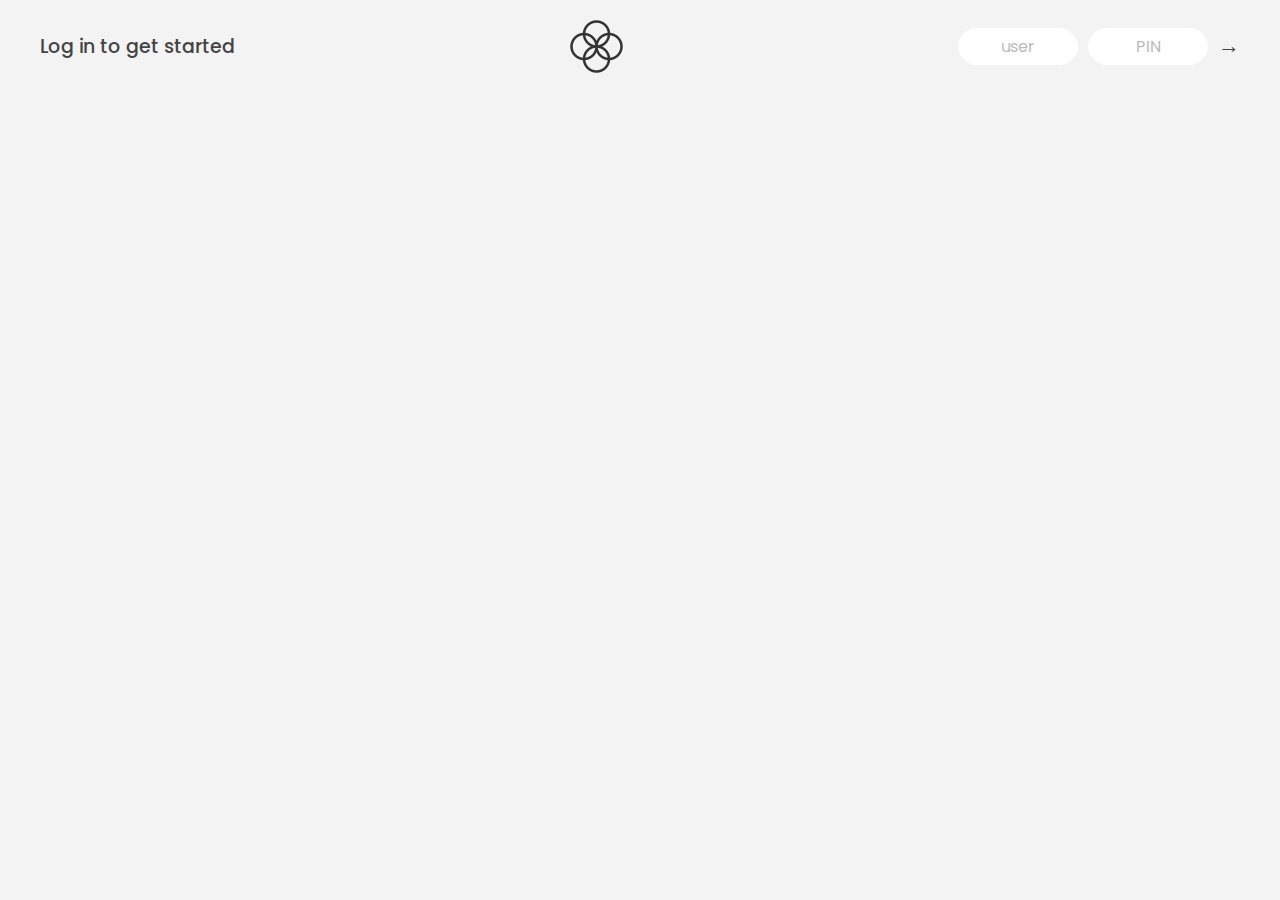
<file: Jonas project/Bankist project/index.html>
<!DOCTYPE html>
<html lang="en">
  <head>
    <meta charset="UTF-8" />
    <meta name="viewport" content="width=device-width, initial-scale=1.0" />
    <meta http-equiv="X-UA-Compatible" content="ie=edge" />
    <link rel="shortcut icon" type="image/png" href="/icon.png" />

    <link
      href="https://fonts.googleapis.com/css?family=Poppins:400,500,600&display=swap"
      rel="stylesheet"
    />

    <link rel="stylesheet" href="style.css" />
    <title>Bankist</title>
  </head>
  <body>
    <!-- TOP NAVIGATION -->
    <nav>
      <p class="welcome">Log in to get started</p>
      <img src="logo.png" alt="Logo" class="logo" />
      <form class="login">
        <input
          type="text"
          placeholder="user"
          class="login__input login__input--user"
        />
        <!-- In practice, use type="password" -->
        <input
          type="password"
          placeholder="PIN"
          maxlength="4"
          class="login__input login__input--pin"
        />
        <button class="login__btn">&rarr;</button>
      </form>
    </nav>

    <main class="app">
      <!-- BALANCE -->
      <div class="balance">
        <div>
          <p class="balance__label">Current balance</p>
          <p class="balance__date">
            As of <span class="date">05/03/2037</span>
          </p>
        </div>
        <p class="balance__value">0000€</p>
      </div>

      <!-- MOVEMENTS -->
      <div class="movements">
        <div class="movements__row">
          <div class="movements__type movements__type--deposit">2 deposit</div>
          <div class="movements__date">3 days ago</div>
          <div class="movements__value">4 000€</div>
        </div>
        <div class="movements__row">
          <div class="movements__type movements__type--withdrawal">
            1 withdrawal
          </div>
          <div class="movements__date">24/01/2037</div>
          <div class="movements__value">-378€</div>
        </div>
      </div>

      <!-- SUMMARY -->
      <div class="summary">
        <p class="summary__label">In</p>
        <p class="summary__value summary__value--in">0000€</p>
        <p class="summary__label">Out</p>
        <p class="summary__value summary__value--out">0000€</p>
        <p class="summary__label">Interest</p>
        <p class="summary__value summary__value--interest">0000€</p>
        <button class="btn--sort">&downarrow; SORT</button>
      </div>

      <!-- OPERATION: TRANSFERS -->
      <div class="operation operation--transfer">
        <h2>Transfer money</h2>
        <form class="form form--transfer">
          <input type="text" class="form__input form__input--to" />
          <input type="number" class="form__input form__input--amount" />
          <button class="form__btn form__btn--transfer">&rarr;</button>
          <label class="form__label">Transfer to</label>
          <label class="form__label">Amount</label>
        </form>
      </div>

      <!-- OPERATION: LOAN -->
      <div class="operation operation--loan">
        <h2>Request loan</h2>
        <form class="form form--loan">
          <input type="number" class="form__input form__input--loan-amount" />
          <button class="form__btn form__btn--loan">&rarr;</button>
          <label class="form__label form__label--loan">Amount</label>
        </form>
      </div>

      <!-- OPERATION: CLOSE -->
      <div class="operation operation--close">
        <h2>Close account</h2>
        <form class="form form--close">
          <input type="text" class="form__input form__input--user" />
          <input
            type="password"
            maxlength="6"
            class="form__input form__input--pin"
          />
          <button class="form__btn form__btn--close">&rarr;</button>
          <label class="form__label">Confirm user</label>
          <label class="form__label">Confirm PIN</label>
        </form>
      </div>

      <!-- LOGOUT TIMER -->
      <p class="logout-timer">
        You will be logged out in <span class="timer">05:00</span>
      </p>
    </main>

    <!-- <footer>
      &copy; by Jonas Schmedtmann. Don't claim as your own :)
    </footer> -->

    <script src="script.js"></script>
  </body>
</html>
</file>
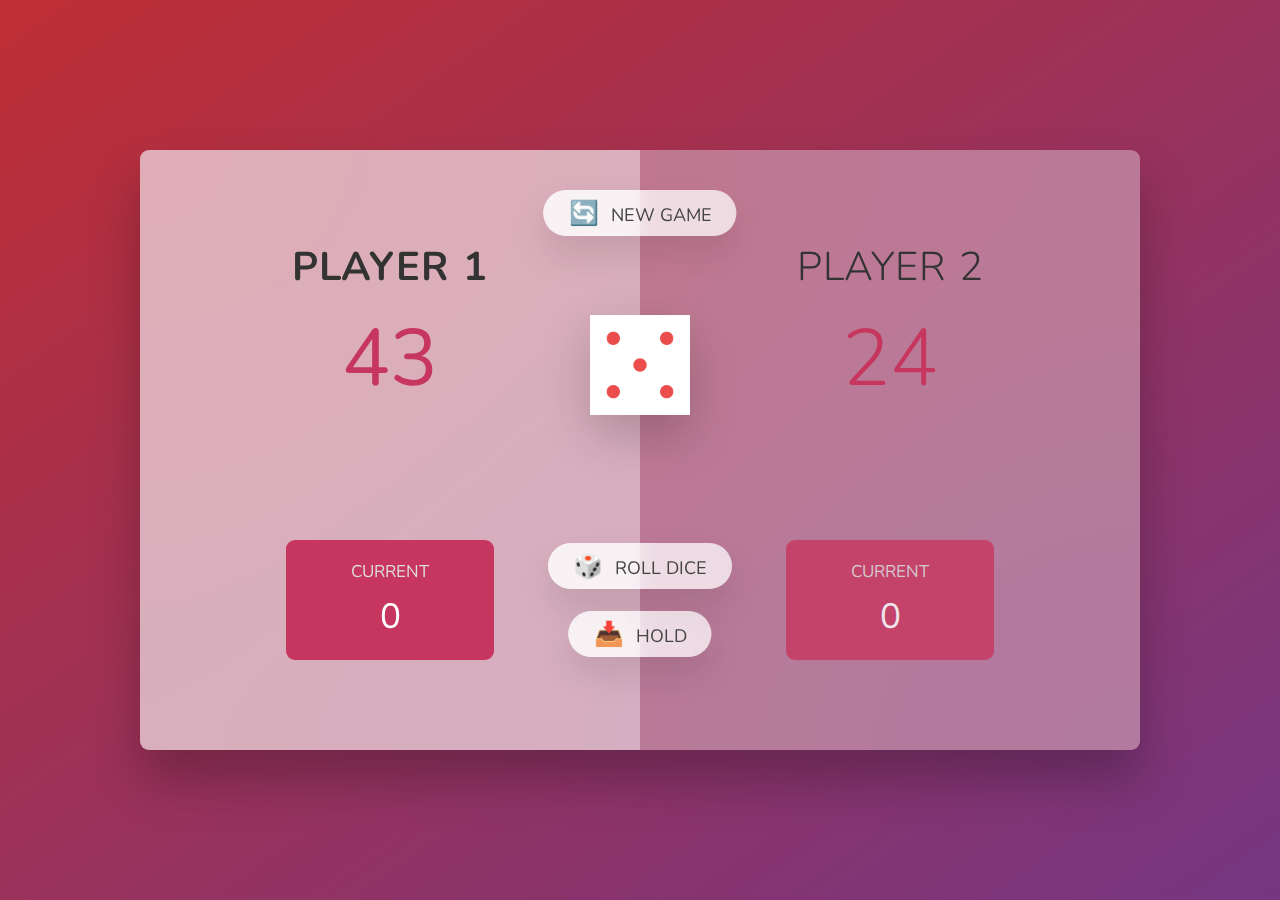
<file: Jonas project/Guess my number game/index.html>
<!DOCTYPE html>
<html lang="en">
  <head>
    <meta charset="UTF-8" />
    <meta name="viewport" content="width=device-width, initial-scale=1.0" />
    <meta http-equiv="X-UA-Compatible" content="ie=edge" />
    <link rel="stylesheet" href="style.css" />
    <title>Pig Game</title>
  </head>
  <body>
    <main>
      <section class="player player--0 player--active">
        <h2 class="name" id="name--0">Player 1</h2>
        <p class="score" id="score--0">43</p>
        <div class="current">
          <p class="current-label">Current</p>
          <p class="current-score" id="current--0">0</p>
        </div>
      </section>
      <section class="player player--1">
        <h2 class="name" id="name--1">Player 2</h2>
        <p class="score" id="score--1">24</p>
        <div class="current">
          <p class="current-label">Current</p>
          <p class="current-score" id="current--1">0</p>
        </div>
      </section>

      <img src="dice-5.png" alt="Playing dice" class="dice" />
      <button class="btn btn--new">🔄 New game</button>
      <button class="btn btn--roll">🎲 Roll dice</button>
      <button class="btn btn--hold">📥 Hold</button>
    </main>
    <script src="script.js"></script>
  </body>
</html>
</file>
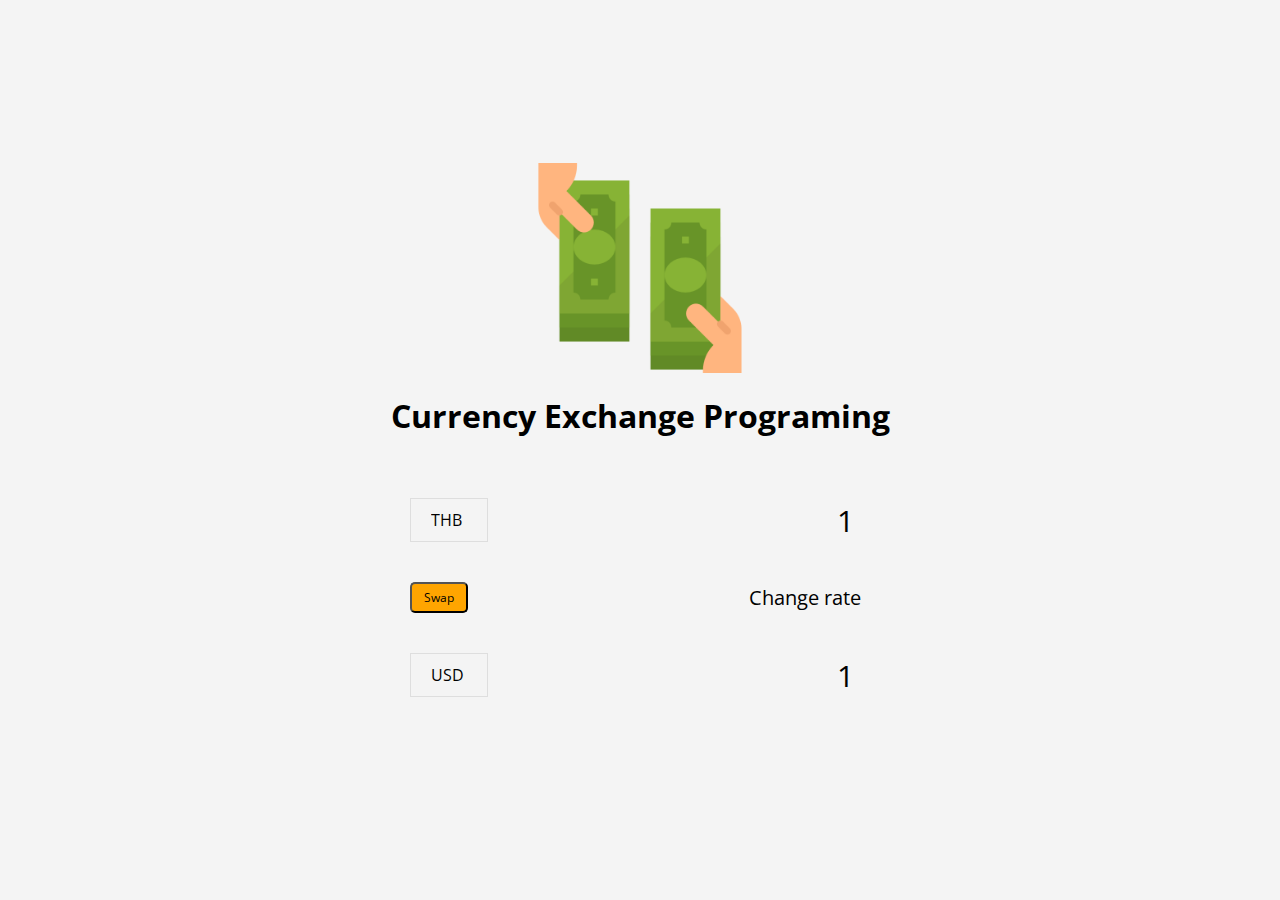
<file: JS-project-first/Project1 - Money change/index.html>
<!DOCTYPE html>
<html lang="en">
<head>
    <meta charset="UTF-8">
    <meta http-equiv="X-UA-Compatible" content="IE=edge">
    <meta name="viewport" content="width=device-width, initial-scale=1.0">
    <title>Exchange rate program</title>
    <link rel="stylesheet" href="./style.css">
</head>
<body>
    <img src="./img/money.png" alt="money-image" class="money-img">
    <h1>Currency Exchange Programing</h1>
    <div class="container">
        <div class="currency">
            <select name="" id="currency-one">
                <option value="AED">AED</option>
                <option value="ARS">ARS</option>
                <option value="AUD">AUD</option>
                <option value="BGN">BGN</option>
                <option value="BRL">BRL</option>
                <option value="BSD">BSD</option>
                <option value="CAD">CAD</option>
                <option value="CHF">CHF</option>
                <option value="CLP">CLP</option>
                <option value="CNY">CNY</option>
                <option value="COP">COP</option>
                <option value="CZK">CZK</option>
                <option value="DKK">DKK</option>
                <option value="DOP">DOP</option>
                <option value="EGP">EGP</option>
                <option value="EUR">EUR</option>
                <option value="FJD">FJD</option>
                <option value="GBP">GBP</option>
                <option value="GTQ">GTQ</option>
                <option value="HKD">HKD</option>
                <option value="HRK">HRK</option>
                <option value="HUF">HUF</option>
                <option value="IDR">IDR</option>
                <option value="ILS">ILS</option>
                <option value="INR">INR</option>
                <option value="ISK">ISK</option>
                <option value="JPY">JPY</option>
                <option value="KRW">KRW</option>
                <option value="KZT">KZT</option>
                <option value="MXN">MXN</option>
                <option value="MYR">MYR</option>
                <option value="NOK">NOK</option>
                <option value="NZD">NZD</option>
                <option value="PAB">PAB</option>
                <option value="PEN">PEN</option>
                <option value="PHP">PHP</option>
                <option value="PKR">PKR</option>
                <option value="PLN">PLN</option>
                <option value="PYG">PYG</option>
                <option value="RON">RON</option>
                <option value="RUB">RUB</option>
                <option value="SAR">SAR</option>
                <option value="SEK">SEK</option>
                <option value="SGD">SGD</option>
                <option value="THB"selected>THB</option>
                <option value="TRY">TRY</option>
                <option value="TWD">TWD</option>
                <option value="UAH">UAH</option>
                <option value="USD">USD</option>
                <option value="UYU">UYU</option>
                <option value="VND">VND</option>
                <option value="ZAR">ZAR</option>
            </select>
            <input type="number" name="" id="amout-one" value="1">
        </div>

        <div class="swap-container">
            <button class="btn" id="btn">Swap</button>
            <div class="rate" id="rate">Change rate</div>
        </div>

        <div class="currency">
            <select name="" id="currency-two">
                <option value="AED">AED</option>
                <option value="ARS">ARS</option>
                <option value="AUD">AUD</option>
                <option value="BGN">BGN</option>
                <option value="BRL">BRL</option>
                <option value="BSD">BSD</option>
                <option value="CAD">CAD</option>
                <option value="CHF">CHF</option>
                <option value="CLP">CLP</option>
                <option value="CNY">CNY</option>
                <option value="COP">COP</option>
                <option value="CZK">CZK</option>
                <option value="DKK">DKK</option>
                <option value="DOP">DOP</option>
                <option value="EGP">EGP</option>
                <option value="EUR">EUR</option>
                <option value="FJD">FJD</option>
                <option value="GBP">GBP</option>
                <option value="GTQ">GTQ</option>
                <option value="HKD">HKD</option>
                <option value="HRK">HRK</option>
                <option value="HUF">HUF</option>
                <option value="IDR">IDR</option>
                <option value="ILS">ILS</option>
                <option value="INR">INR</option>
                <option value="ISK">ISK</option>
                <option value="JPY">JPY</option>
                <option value="KRW">KRW</option>
                <option value="KZT">KZT</option>
                <option value="MXN">MXN</option>
                <option value="MYR">MYR</option>
                <option value="NOK">NOK</option>
                <option value="NZD">NZD</option>
                <option value="PAB">PAB</option>
                <option value="PEN">PEN</option>
                <option value="PHP">PHP</option>
                <option value="PKR">PKR</option>
                <option value="PLN">PLN</option>
                <option value="PYG">PYG</option>
                <option value="RON">RON</option>
                <option value="RUB">RUB</option>
                <option value="SAR">SAR</option>
                <option value="SEK">SEK</option>
                <option value="SGD">SGD</option>
                <option value="THB">THB</option>
                <option value="TRY">TRY</option>
                <option value="TWD">TWD</option>
                <option value="UAH">UAH</option>
                <option value="USD" selected>USD</option>
                <option value="UYU">UYU</option>
                <option value="VND">VND</option>
                <option value="ZAR">ZAR</option>
            </select>
            <input type="number" name="amout-two" id="amout-two" value="1">
        </div>
    </div>
    <script src="script.js"></script>
</body>
</html>
</file>
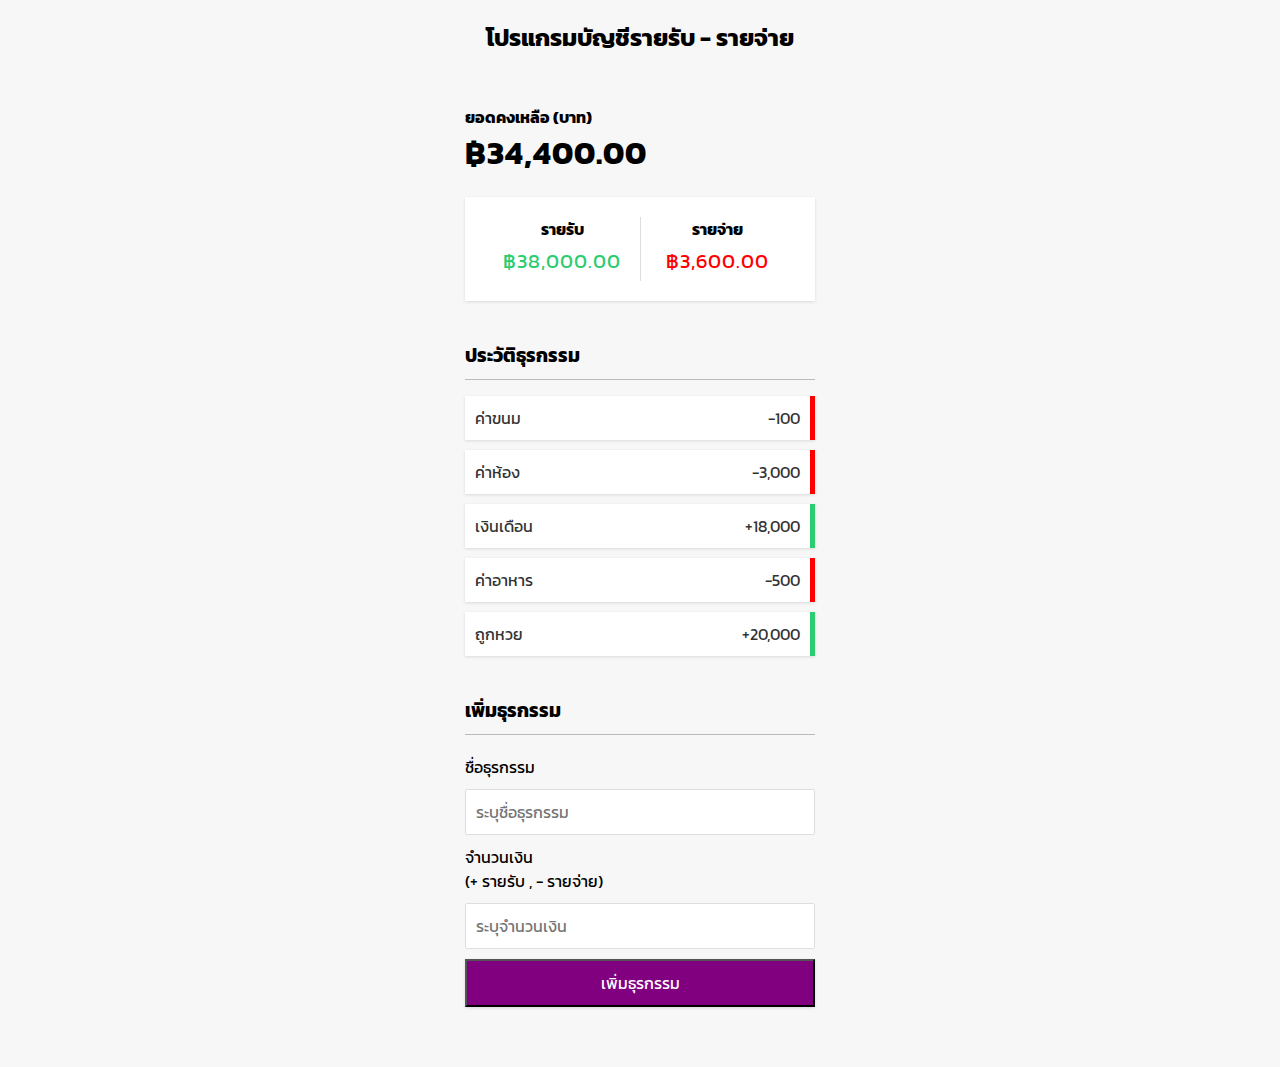
<file: JS-project-first/Project2 - Account/index.html>
<!DOCTYPE html>
<html lang="en">
<head>
    <meta charset="UTF-8">
    <meta name="viewport" content="width=device-width, initial-scale=1.0">
    <title>โปรแกรมบัญชีรายรับ - รายจ่าย</title>
    <link rel="stylesheet" href="style.css">
</head>
<body>
    <h2>โปรแกรมบัญชีรายรับ - รายจ่าย</h2>
    <div class="container">
        <h4>ยอดคงเหลือ (บาท)</h4>
        <h1 id="balance">฿0.00</h1>
        <div class="income-expense-container">
            <div>
                <h4>รายรับ</h4>
                <p id="money-plus" class="money plus">฿5000</p>
            </div>
            <div>
                <h4>รายจ่าย</h4>
                <p id="money-minus" class="money minus">฿200</p>
            </div>
        </div>
        <h3>ประวัติธุรกรรม</h3>
        <ul id="list" class="list"></ul>
        <h3>เพิ่มธุรกรรม</h3>
        <form id="form">
            <div class="form-control">
                <label for="text">ชื่อธุรกรรม</label>
                <input type="text" name="" id="text" placeholder="ระบุชื่อธุรกรรม">
            </div>
            <div class="form-control">
                <label for="amount">จำนวนเงิน <br>
                (+ รายรับ , - รายจ่าย)
                </label>
                <input type="number" name="" id="amount" placeholder="ระบุจำนวนเงิน">
            </div>
            <button class="btn">เพิ่มธุรกรรม</button>
        </form>
    </div>
    <script src="./script.js"></script>
</body>
</html>
</file>
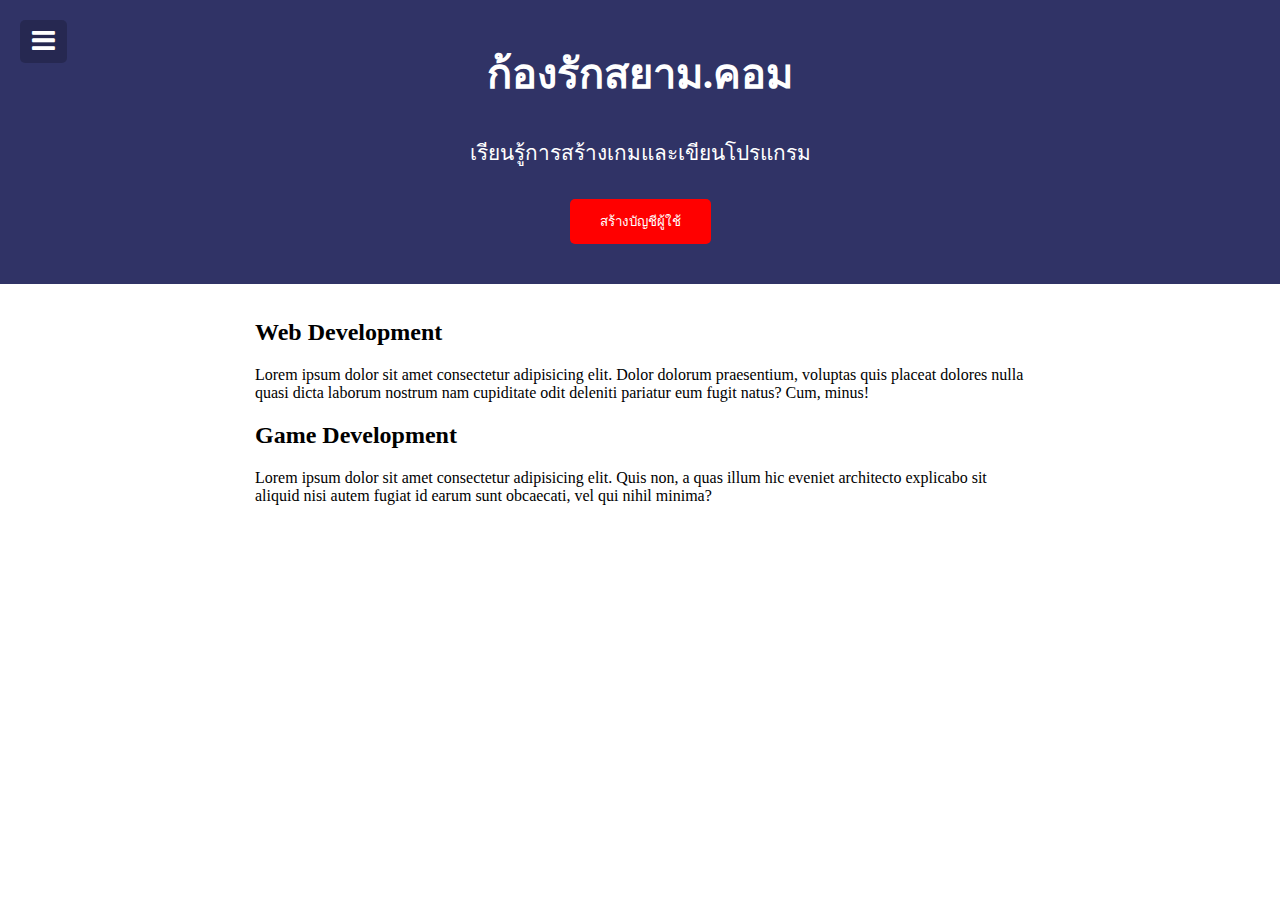
<file: JS-project-first/Project3 - Menu slider & Modal form/index.html>
<!DOCTYPE html>
<html lang="en">
<head>
    <meta charset="UTF-8">
    <meta name="viewport" content="width=device-width, initial-scale=1.0">
    <title>Menu Slider | Workshop</title>
    <link rel="stylesheet" href="https://stackpath.bootstrapcdn.com/font-awesome/4.7.0/css/font-awesome.min.css">
    <link rel="stylesheet" href="style.css">
</head>
<body>
    <nav>
        <div class="logo">
            <img src="logo.png" alt="">
        </div>
        <ul>
            <li><a href="#">หน้าแรก</a></li>
            <li><a href="#">เกี่ยวกับ</a></li>
            <li><a href="#">ติดต่อเรา</a></li>
        </ul>
    </nav>
    <header>
        <button id="toggle" class="toggle">
            <i class="fa fa-bars fa-2x"></i>
        </button>
        <h1>ก้องรักสยาม.คอม</h1>
        <p>เรียนรู้การสร้างเกมและเขียนโปรแกรม</p>
        <button class="create-account" id="open">สร้างบัญชีผู้ใช้</button>
    </header>
    <div class="container">
        <h2>Web Development</h2>
        <p>Lorem ipsum dolor sit amet consectetur adipisicing elit. Dolor dolorum praesentium, voluptas quis placeat dolores nulla quasi dicta laborum nostrum nam cupiditate odit deleniti pariatur eum fugit natus? Cum, minus!</p>
        <h2>Game Development</h2>
        <p>Lorem ipsum dolor sit amet consectetur adipisicing elit. Quis non, a quas illum hic eveniet architecto explicabo sit aliquid nisi autem fugiat id earum sunt obcaecati, vel qui nihil minima?</p>
    </div>
    <div class="modal-container" id="modal">
        <div class="modal">
            <button class="close-btn" id="close">
                <i class="fa fa-times"></i>
            </button>
            <div class="modal-header">
                <h3>สร้างบัญชีผู้ใช้</h3>
            </div>
            <div class="modal-content">
                <p>แบบฟอร์มสร้างบัญชี</p>
                <form class="modal-form">
                    <div>
                        <label for="">ชื่อผู้ใช้</label>
                        <input type="text" class="form-input">
                    </div>
                    <div>
                        <label for="">อีเมล</label>
                        <input type="email" class="form-input">
                    </div>
                    <div>
                        <label for="">รหัสผ่าน</label>
                        <input type="password" class="form-input">
                    </div>
                    <input type="submit" value="บันทึก" class="submit-btn">
                </form>
            </div>
        </div>
    </div>
    <script src="script.js"></script>
</body>
</html>
</file>
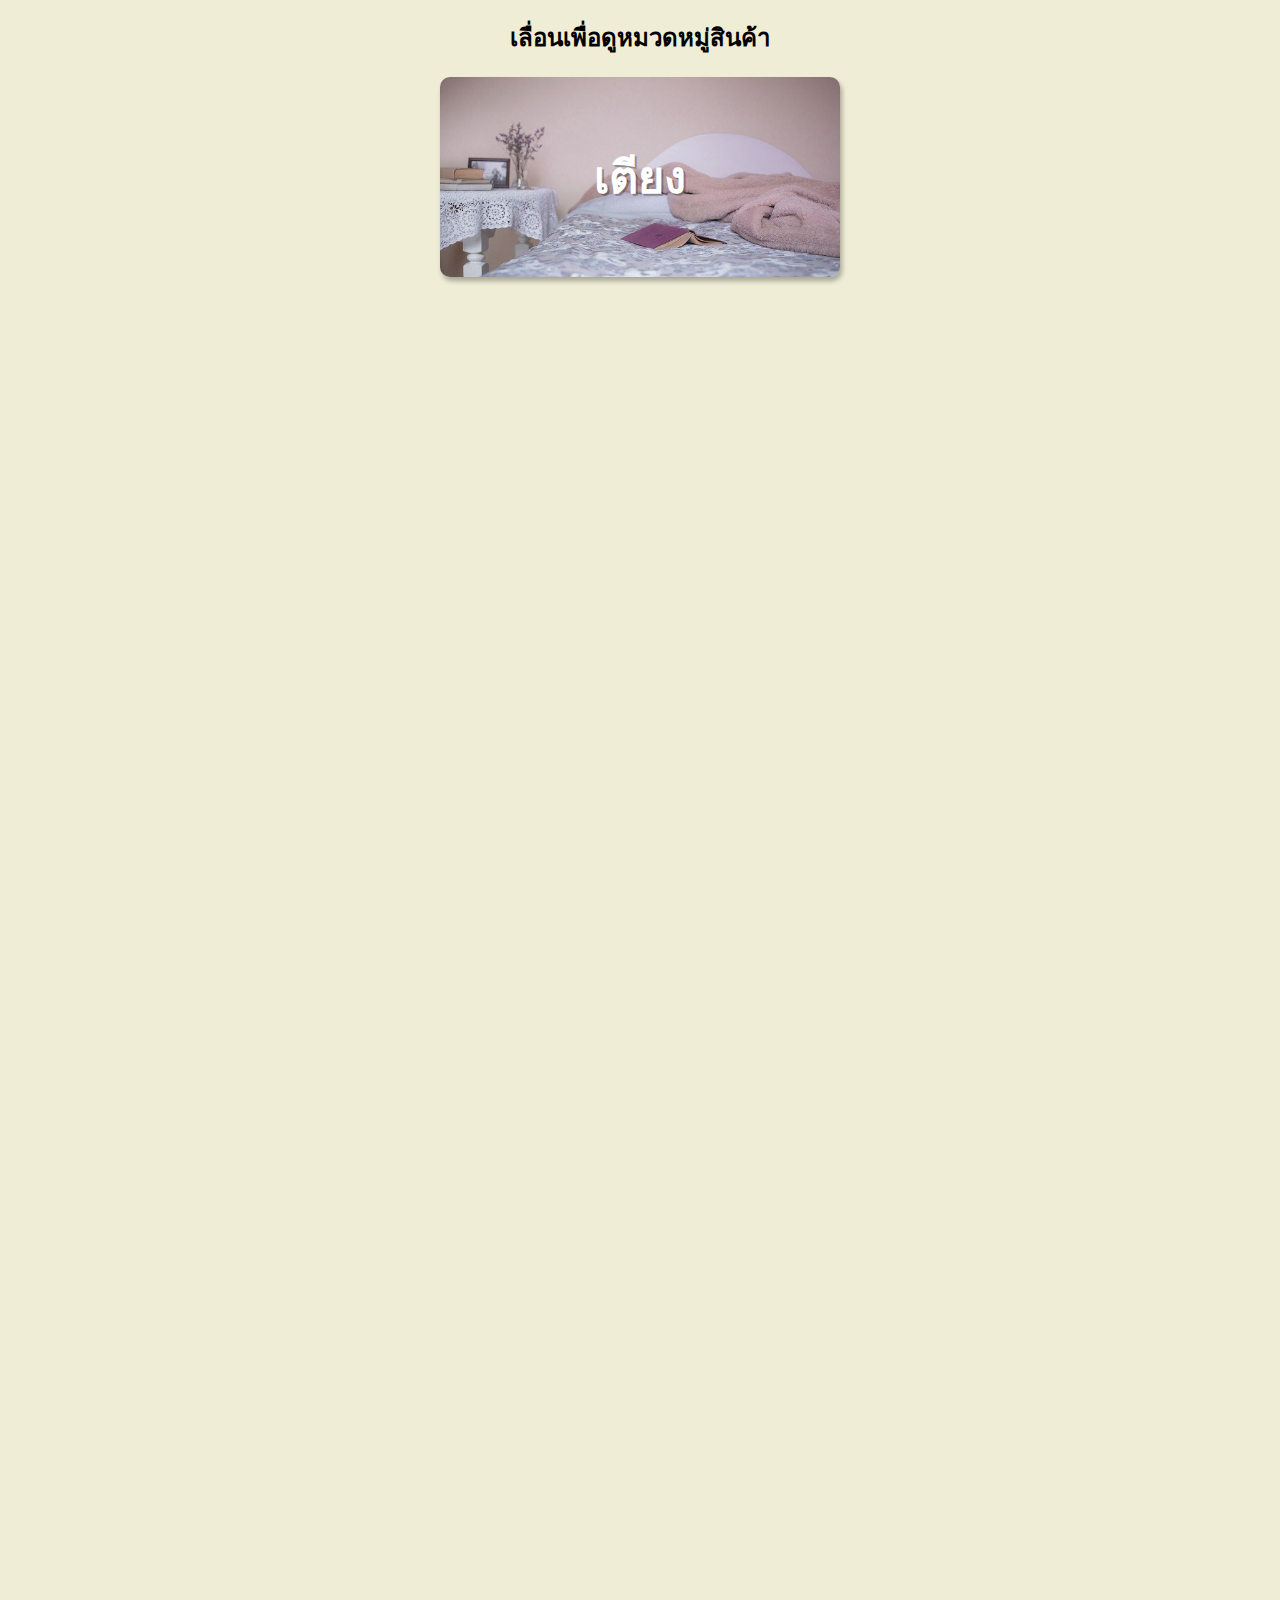
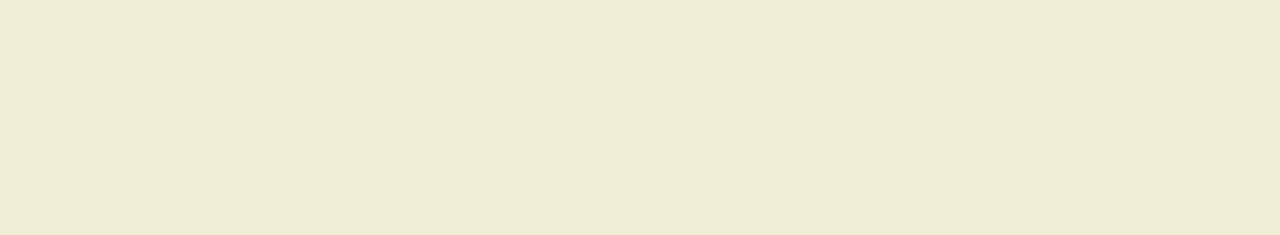
<file: JS-project-first/Project4 - Scroll animation/index.html>
<!DOCTYPE html>
<html lang="en">
<head>
    <meta charset="UTF-8">
    <meta http-equiv="X-UA-Compatible" content="IE=edge">
    <meta name="viewport" content="width=device-width, initial-scale=1.0">
    <title>Product Scroll Animation</title>
    <link rel="stylesheet" href="style.css">
</head>
<body>
    <h2>เลื่อนเพื่อดูหมวดหมู่สินค้า</h2>
    <div class="category active" style="background-image: url('image/Picture1.jpg');">
        <h2>เตียง</h2>
    </div>
    <div class="category" style="background-image: url('image/Picture2.jpg');">
        <h2>รองเท้า</h2>
    </div>
    <div class="category" style="background-image: url('image/Picture3.jpg');">
        <h2>กล้องถ่ายรูป</h2>
    </div>
    <div class="category" style="background-image: url('image/Picture4.jpg');">
        <h2>ของเล่น</h2>
    </div>
    <div class="category" style="background-image: url('image/Picture5.jpg');">
        <h2>เสื้อผ้า</h2>
    </div>
    <div class="category" style="background-image: url('image/Picture6.jpg');">
        <h2>หมวก</h2>
    </div>
    <div class="category" style="background-image: url('image/Picture7.jpg');">
        <h2>กีต้าร์</h2>
    </div>
    <div class="category" style="background-image: url('image/Picture8.jpg');">
        <h2>หนังสือ</h2>
    </div>
    <script src="script.js"></script>
</body>
</html>
</file>
<file: Jonas project/Bankist project/style.css>
/*
 * Use this CSS to learn some intersting techniques,
 * in case you're wondering how I built the UI.
 * Have fun! 😁
 */

* {
  margin: 0;
  padding: 0;
  box-sizing: inherit;
}

html {
  font-size: 62.5%;
  box-sizing: border-box;
}

body {
  font-family: 'Poppins', sans-serif;
  color: #444;
  background-color: #f3f3f3;
  height: 100vh;
  padding: 2rem;
}

nav {
  display: flex;
  justify-content: space-between;
  align-items: center;
  padding: 0 2rem;
}

.welcome {
  font-size: 1.9rem;
  font-weight: 500;
}

.logo {
  height: 5.25rem;
}

.login {
  display: flex;
}

.login__input {
  border: none;
  padding: 0.5rem 2rem;
  font-size: 1.6rem;
  font-family: inherit;
  text-align: center;
  width: 12rem;
  border-radius: 10rem;
  margin-right: 1rem;
  color: inherit;
  border: 1px solid #fff;
  transition: all 0.3s;
}

.login__input:focus {
  outline: none;
  border: 1px solid #ccc;
}

.login__input::placeholder {
  color: #bbb;
}

.login__btn {
  border: none;
  background: none;
  font-size: 2.2rem;
  color: inherit;
  cursor: pointer;
  transition: all 0.3s;
}

.login__btn:hover,
.login__btn:focus,
.btn--sort:hover,
.btn--sort:focus {
  outline: none;
  color: #777;
}

/* MAIN */
.app {
  position: relative;
  max-width: 100rem;
  margin: 4rem auto;
  display: grid;
  grid-template-columns: 4fr 3fr;
  grid-template-rows: auto repeat(3, 15rem) auto;
  gap: 2rem;

  /* NOTE This creates the fade in/out anumation */
  opacity: 0;
  transition: all 1s;
}

.balance {
  grid-column: 1 / span 2;
  display: flex;
  align-items: flex-end;
  justify-content: space-between;
  margin-bottom: 2rem;
}

.balance__label {
  font-size: 2.2rem;
  font-weight: 500;
  margin-bottom: -0.2rem;
}

.balance__date {
  font-size: 1.4rem;
  color: #888;
}

.balance__value {
  font-size: 4.5rem;
  font-weight: 400;
}

/* MOVEMENTS */
.movements {
  grid-row: 2 / span 3;
  background-color: #fff;
  border-radius: 1rem;
  overflow: scroll;
}

.movements__row {
  padding: 2.25rem 4rem;
  display: flex;
  align-items: center;
  border-bottom: 1px solid #eee;
}

.movements__type {
  font-size: 1.1rem;
  text-transform: uppercase;
  font-weight: 500;
  color: #fff;
  padding: 0.1rem 1rem;
  border-radius: 10rem;
  margin-right: 2rem;
}

.movements__date {
  font-size: 1.1rem;
  text-transform: uppercase;
  font-weight: 500;
  color: #666;
}

.movements__type--deposit {
  background-image: linear-gradient(to top left, #39b385, #9be15d);
}

.movements__type--withdrawal {
  background-image: linear-gradient(to top left, #e52a5a, #ff585f);
}

.movements__value {
  font-size: 1.7rem;
  margin-left: auto;
}

/* SUMMARY */
.summary {
  grid-row: 5 / 6;
  display: flex;
  align-items: baseline;
  padding: 0 0.3rem;
  margin-top: 1rem;
}

.summary__label {
  font-size: 1.2rem;
  font-weight: 500;
  text-transform: uppercase;
  margin-right: 0.8rem;
}

.summary__value {
  font-size: 2.2rem;
  margin-right: 2.5rem;
}

.summary__value--in,
.summary__value--interest {
  color: #66c873;
}

.summary__value--out {
  color: #f5465d;
}

.btn--sort {
  margin-left: auto;
  border: none;
  background: none;
  font-size: 1.3rem;
  font-weight: 500;
  cursor: pointer;
}

/* OPERATIONS */
.operation {
  border-radius: 1rem;
  padding: 3rem 4rem;
  color: #333;
}

.operation--transfer {
  background-image: linear-gradient(to top left, #ffb003, #ffcb03);
}

.operation--loan {
  background-image: linear-gradient(to top left, #39b385, #9be15d);
}

.operation--close {
  background-image: linear-gradient(to top left, #e52a5a, #ff585f);
}

h2 {
  margin-bottom: 1.5rem;
  font-size: 1.7rem;
  font-weight: 600;
  color: #333;
}

.form {
  display: grid;
  grid-template-columns: 2.5fr 2.5fr 1fr;
  grid-template-rows: auto auto;
  gap: 0.4rem 1rem;
}

/* Exceptions for interst */
.form.form--loan {
  grid-template-columns: 2.5fr 1fr 2.5fr;
}
.form__label--loan {
  grid-row: 2;
}
/* End exceptions */

.form__input {
  width: 100%;
  border: none;
  background-color: rgba(255, 255, 255, 0.4);
  font-family: inherit;
  font-size: 1.5rem;
  text-align: center;
  color: #333;
  padding: 0.3rem 1rem;
  border-radius: 0.7rem;
  transition: all 0.3s;
}

.form__input:focus {
  outline: none;
  background-color: rgba(255, 255, 255, 0.6);
}

.form__label {
  font-size: 1.3rem;
  text-align: center;
}

.form__btn {
  border: none;
  border-radius: 0.7rem;
  font-size: 1.8rem;
  background-color: #fff;
  cursor: pointer;
  transition: all 0.3s;
}

.form__btn:focus {
  outline: none;
  background-color: rgba(255, 255, 255, 0.8);
}

.logout-timer {
  padding: 0 0.3rem;
  margin-top: 1.9rem;
  text-align: right;
  font-size: 1.25rem;
}

.timer {
  font-weight: 600;
}
</file>
<file: Jonas project/Guess my number game/style.css>
@import url('https://fonts.googleapis.com/css2?family=Nunito&display=swap');

* {
  margin: 0;
  padding: 0;
  box-sizing: inherit;
}

html {
  font-size: 62.5%;
  box-sizing: border-box;
}

body {
  font-family: 'Nunito', sans-serif;
  font-weight: 400;
  height: 100vh;
  color: #333;
  background-image: linear-gradient(to top left, #753682 0%, #bf2e34 100%);
  display: flex;
  align-items: center;
  justify-content: center;
}

/* LAYOUT */
main {
  position: relative;
  width: 100rem;
  height: 60rem;
  background-color: rgba(255, 255, 255, 0.35);
  backdrop-filter: blur(200px);
  filter: blur();
  box-shadow: 0 3rem 5rem rgba(0, 0, 0, 0.25);
  border-radius: 9px;
  overflow: hidden;
  display: flex;
}

.player {
  flex: 50%;
  padding: 9rem;
  display: flex;
  flex-direction: column;
  align-items: center;
  transition: all 0.75s;
}

/* ELEMENTS */
.name {
  position: relative;
  font-size: 4rem;
  text-transform: uppercase;
  letter-spacing: 1px;
  word-spacing: 2px;
  font-weight: 300;
  margin-bottom: 1rem;
}

.score {
  font-size: 8rem;
  font-weight: 300;
  color: #c7365f;
  margin-bottom: auto;
}

.player--active {
  background-color: rgba(255, 255, 255, 0.4);
}
.player--active .name {
  font-weight: 700;
}
.player--active .score {
  font-weight: 400;
}

.player--active .current {
  opacity: 1;
}

.current {
  background-color: #c7365f;
  opacity: 0.8;
  border-radius: 9px;
  color: #fff;
  width: 65%;
  padding: 2rem;
  text-align: center;
  transition: all 0.75s;
}

.current-label {
  text-transform: uppercase;
  margin-bottom: 1rem;
  font-size: 1.7rem;
  color: #ddd;
}

.current-score {
  font-size: 3.5rem;
}

/* ABSOLUTE POSITIONED ELEMENTS */
.btn {
  position: absolute;
  left: 50%;
  transform: translateX(-50%);
  color: #444;
  background: none;
  border: none;
  font-family: inherit;
  font-size: 1.8rem;
  text-transform: uppercase;
  cursor: pointer;
  font-weight: 400;
  transition: all 0.2s;

  background-color: white;
  background-color: rgba(255, 255, 255, 0.6);
  backdrop-filter: blur(10px);

  padding: 0.7rem 2.5rem;
  border-radius: 50rem;
  box-shadow: 0 1.75rem 3.5rem rgba(0, 0, 0, 0.1);
}

.btn::first-letter {
  font-size: 2.4rem;
  display: inline-block;
  margin-right: 0.7rem;
}

.btn--new {
  top: 4rem;
}
.btn--roll {
  top: 39.3rem;
}
.btn--hold {
  top: 46.1rem;
}

.btn:active {
  transform: translate(-50%, 3px);
  box-shadow: 0 1rem 2rem rgba(0, 0, 0, 0.15);
}

.btn:focus {
  outline: none;
}

.dice {
  position: absolute;
  left: 50%;
  top: 16.5rem;
  transform: translateX(-50%);
  height: 10rem;
  box-shadow: 0 2rem 5rem rgba(0, 0, 0, 0.2);
}

.player--winner {
  background-color: #2f2f2f;
}

.player--winner .name {
  font-weight: 700;
  color: #c7365f;
}
</file>
<file: JS-project-first/Project1 - Money change/style.css>
@import url('https://fonts.googleapis.com/css2?family=Geologica:wght@300;400;500;600&family=Open+Sans:wght@300;500;700&display=swap');
*{
    box-sizing: border-box;
    font-family: 'Open Sans', sans-serif;
}

body{
    background-color: #f4f4f4;
    display: flex;
    flex-direction: column;
    align-items: center;
    justify-content: center;
    height: 100vh;
    margin: 0;
    padding: 20px;
}

.btn {
    background-color: orange;
    cursor: pointer;
    border-radius: 5px;
    font-size: 12px;
    padding: 5px 12px;
}

.money-img {
    width: 210px;
}

.currency {
padding: 40px 0;
display: flex;
align-items: center;
justify-content: space-between;
}

.currency select {
    padding: 10px 20px;
    border: 1px solid #dedede;
    font-size: 16px;
    background: transparent;
    appearance: none;
}

.currency input {
    border: 0;
    background: transparent;
    font-size: 30px;
    text-align: right;
}

.swap-container {
    display: flex;
    align-items: center;
    justify-content: space-between;
}

.rate {
    font-size: 20px;
    padding: 0 10px;
}

select:focus,input:focus,button:focus {
    outline: 0;
}
</file>
<file: JS-project-first/Project2 - Account/style.css>
@import url('https://fonts.googleapis.com/css2?family=Kanit&display=swap');

:root{
    --box-shadow:0 1px 3px rgba(0,0,0,0.12)
}
*{
    box-sizing: border-box;
    font-family: 'Kanit', sans-serif;
}
body{
    font-family: 'Kanit', sans-serif;
    background-color: #f7f7f7;
    display: flex;
    flex-direction: column;
    align-items: center;
    justify-content: center;
    min-height: 100vh;
    margin:0;
}
.container{
    margin:30px auto;
    width: 350px;
}
h1{
    letter-spacing: 1px;
    margin:0;
}
h3{
    border-bottom: 1px solid #bbb;
    padding-bottom: 10px;
    margin:40px 0 10px;
}
h4{
    margin:0;
}
.income-expense-container{
    display: flex;
    justify-content: space-between;
    background-color: #fff;
    box-shadow: var(--box-shadow);
    padding: 20px;
    margin:20px 0;
}
.income-expense-container>div{
    flex:1;
    text-align: center;
}
.income-expense-container>div:first-of-type{
    border-right: 1px solid #dedede;
}
.money{
    font-size:20px;
    letter-spacing: 1px;
    margin:5px 0;
}
.money.plus{
    color:#2ecc71;
}
.money.minus{
    color:red;
}
label{
    display: inline-block;
    margin:10px 0;
}
input[type="text"],input[type="number"]{
    border:1px solid #dedede;
    border-radius: 2px;
    display: block;
    font-size:16px;
    padding:10px;
    width: 100%;
}
.btn{
    font-family: 'Kanit', sans-serif;
    background-color: purple;
    cursor: pointer;
    color:#fff;
    box-shadow: var(--box-shadow);
    display: block;
    margin:10px 0 30px;
    padding: 10px;
    font-size:16px;
    width: 100%;
}
.list{
    list-style-type: none;
    padding: 0;
    margin-bottom: 40px;
}
.list li{
    background-color: #fff;
    box-shadow: var(--box-shadow);
    color:#333;
    display: flex;
    justify-content: space-between;
    position: relative;
    padding: 10px;
    margin:10px 0;
}
.list li.plus{
    border-right:5px solid #2ecc71;
}
.list li.minus{
    border-right:5px solid red;
}
.delete-btn{
    cursor: pointer;
    background-color:red;
    color:#fff;
    border:0;
    font-size:20px;
    line-height: 20px;
    padding: 2px 5px;
    position: absolute;
    top:50%;
    left:0;
    transform:translate(-100%,-50%);
    opacity: 0;
    transition:opacity 0.3s ease;
}
.list li:hover .delete-btn{
    opacity: 1;
}
.btn:focus,.delete-btn:focus{
    outline: 0;
}
</file>
<file: JS-project-first/Project3 - Menu slider & Modal form/style.css>
:root{
    --primary-color:#303366;
    --secondary-color:red;
    --modal-delay:1s;
}

*{
    box-sizing: border-box;
}
body{
    margin:0;
}
nav{
    background-color: var(--primary-color);
    border-right: 2px solid rgba(200, 200, 200, 0.1);
    color:#fff;
    position: fixed;
    top:0;
    left: 0;
    width: 200px;
    height: 100vh;
    z-index: 100;
    transform: translateX(-100%);
}
nav .logo{
    padding: 30px 0;
    text-align: center;
}
nav .logo img{
    width: 75px;
    height: 75px;
    border-radius: 50%;
}
nav ul{
    padding: 0;
    list-style-type: none;
    margin:0;
}
nav ul li{
    border-bottom: 2px solid rgba(200, 200, 200, 0.1);
    padding: 20px;
}
nav ul li a{
    color:#fff;
    text-decoration: none;
}
nav ul li a:hover{
    text-decoration: underline;
}

header{
    background-color: var(--primary-color);
    color:#fff;
    font-size: 130%;
    position: relative;
    text-align: center;
    padding: 40px 15px;
}
header h1{
    margin:0;
}
header p{
    margin:30px;
}

button, input[type="submit"]{
    background-color: var(--secondary-color);
    border: 0;
    border-radius: 5px;
    color:#fff;
    padding: 8px 12px;
    cursor: pointer;
}
.toggle{
    background: rgba(0,0,0,0.2);
    position: absolute;
    top:20px;
    left:20px;
}
.create-account{
    padding: 12px 30px;
}
.container{
    padding: 15px;
    margin:0 auto;
    max-width: 100%;
    width: 800px;
}

body.show-nav{  /*--This class will open expand nav, when clicked on toggle--*/
    transform: translateX(200px); /*--200px this is width of nav--*/
}
body{
    transition: transform 0.3s ease;
}

.modal-container{
    display: none;
    background-color: rgba(0, 0, 0, 0.6);
    position: fixed;
    top:0;
    left: 0;
    right: 0;
    bottom: 0;
}
.modal{
    background-color: #fff;
    border-radius: 5px;
    box-shadow: 0 0 10px rgba(0, 0, 0, 0.3);
    position: absolute;
    overflow: hidden;
    top:50%;
    left: 50%;
    transform: translate(-50%,-50%);
    max-width: 100%;
    width: 400px;
}
.modal-container.show-modal{
    display: block;
}

.modal{
    animation:modalOpen;
    animation-duration: var(--modal-delay);
}

.modal-header{
    background-color: var(--primary-color);
    color:#fff;
    padding: 15px;
}
.modal-header h3{
    margin:0;
}
.modal-content{
    padding: 20px;
}

.modal-form div{
    margin:15px 0;
}
.modal-form label{
    display: block;
    margin-bottom: 5px;
}

.modal-form .form-input{
    padding: 8px;
    width: 100%;
}
.close-btn{
    position: absolute;
    top:0;
    right:0;
    background-color: transparent;
    font-size: 25px;
}
@keyframes modalOpen{
    from{
        opacity: 0;
    }
    to{
        opacity: 1;
    }
}
</file>
<file: JS-project-first/Project4 - Scroll animation/style.css>
*{
    box-sizing: border-box;
}

body{
    background-color: #efedd6;
    display: flex;
    flex-direction: column;
    overflow-x: hidden;
    align-items: center;
    justify-content: center;
}
h2{
    margin: 10px;
}

.category{
    background-size: cover;
    color:#fff;
    display: flex;
    align-items: center;
    justify-content: center;
    width: 400px;
    height: 200px;
    margin: 10px;
    border-radius: 10px;
    box-shadow: 2px 4px 5px rgba(0, 0, 0, 0.3);
    transform: translateX(300%);
    transition: transform 0.4s ease;
}

.category h2{
    font-size: 45px;
    text-shadow: 2px 2px rgba(0, 0, 0, 0.3);
}

.category:nth-of-type(even){
    transform: translateX(-300%);
}

.category.active{
    transform: translateX(0);
}
</file>
